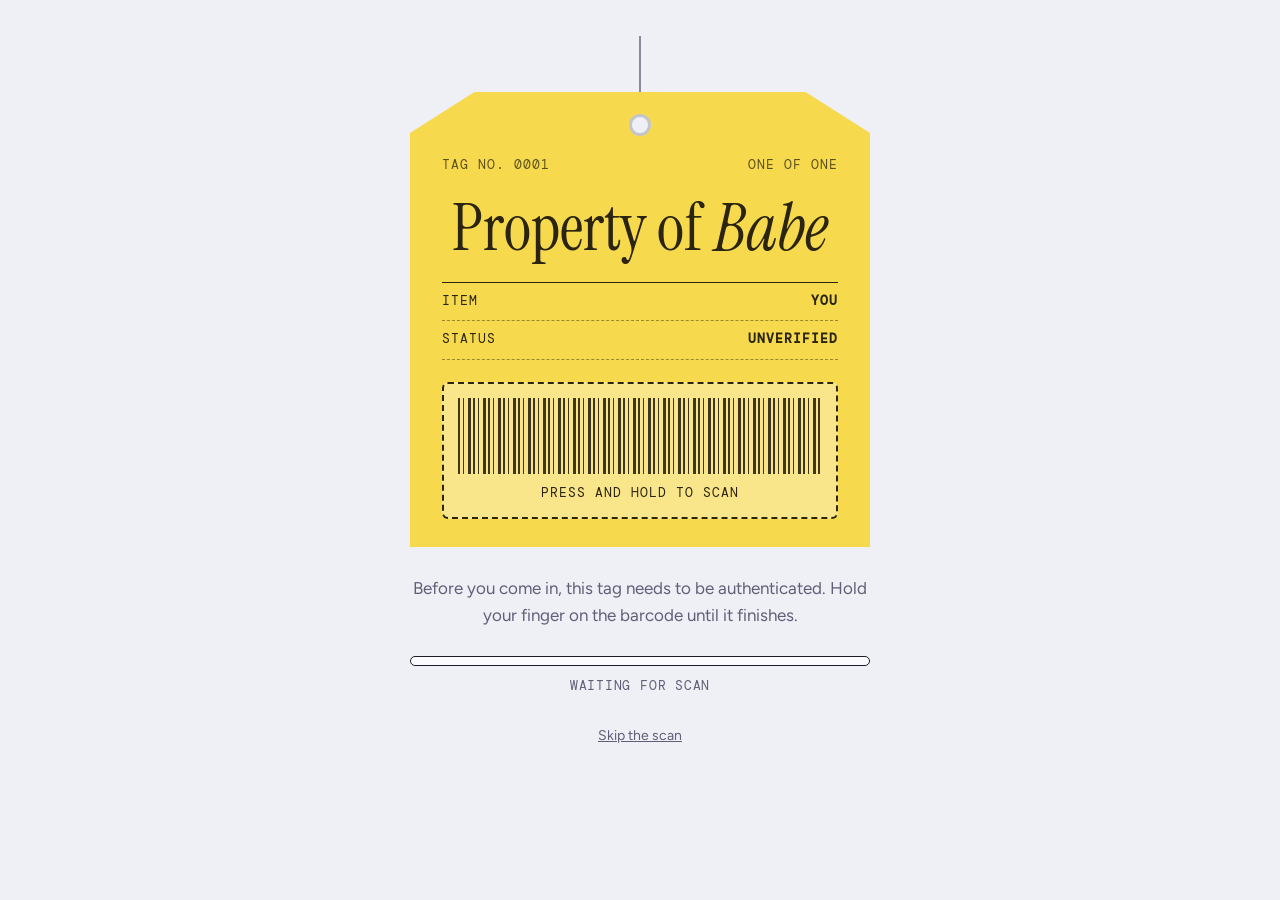
<file: index.html>
<!doctype html>
<html lang="en">
<head>
<meta charset="utf-8">
<meta name="viewport" content="width=device-width, initial-scale=1, viewport-fit=cover">
<title>Certified Original</title>
<meta name="description" content="Scan the tag to authenticate your birthday gift.">
<link rel="preconnect" href="https://fonts.googleapis.com">
<link rel="preconnect" href="https://fonts.gstatic.com" crossorigin>
<link rel="stylesheet" href="https://fonts.googleapis.com/css2?family=Instrument+Serif:ital@0;1&family=Figtree:wght@400;500;700&family=DM+Mono:wght@400;500&display=swap">
<link rel="stylesheet" href="css/style.css">
<link rel="stylesheet" href="css/scan.css">
</head>
<body class="welcome">
<main class="stage">
  <section class="scan-hero" aria-labelledby="t">
    <div class="string" aria-hidden="true"></div>
    <div class="tag">
      <div class="top mono"><span>Tag no. 0001</span><span>One of one</span></div>
      <h1 id="t">Property of <em class="name">Babe</em></h1>
      <dl class="specs mono">
        <div><dt>Item</dt><dd>You</dd></div>
        <div><dt>Status</dt><dd>Unverified</dd></div>
      </dl>

      <button class="scanner" id="scanner" type="button" aria-label="Hold to scan the tag and authenticate">
        <div class="barcode" aria-hidden="true"></div>
        <span class="cap mono">Press and hold to scan</span>
      </button>

      <div class="stamp-big" id="stamp" aria-hidden="true">AUTHENTIC</div>
    </div>
  </section>

  <p class="lead" id="lead">Before you come in, this tag needs to be authenticated. Hold your finger on the barcode until it finishes.</p>

  <div class="meter">
    <div class="track" aria-hidden="true"><div class="fill" id="fill"></div></div>
    <p class="status" id="status" role="status" aria-live="polite">Waiting for scan</p>
  </div>

  <div class="found" id="found" hidden>
    <h2>Verified, <span class="name">Babe</span>.</h2>
    <p>Mint condition and one of a kind, just like I said. Come on in.</p>
    <a class="cta" href="home.html">Enter</a>
  </div>

  <a class="skip" href="home.html">Skip the scan</a>
</main>

<script src="js/config.js"></script>
<script src="js/player.js"></script>
<script src="js/main.js"></script>
<script src="js/scan.js"></script>
</body>
</html>
</file>
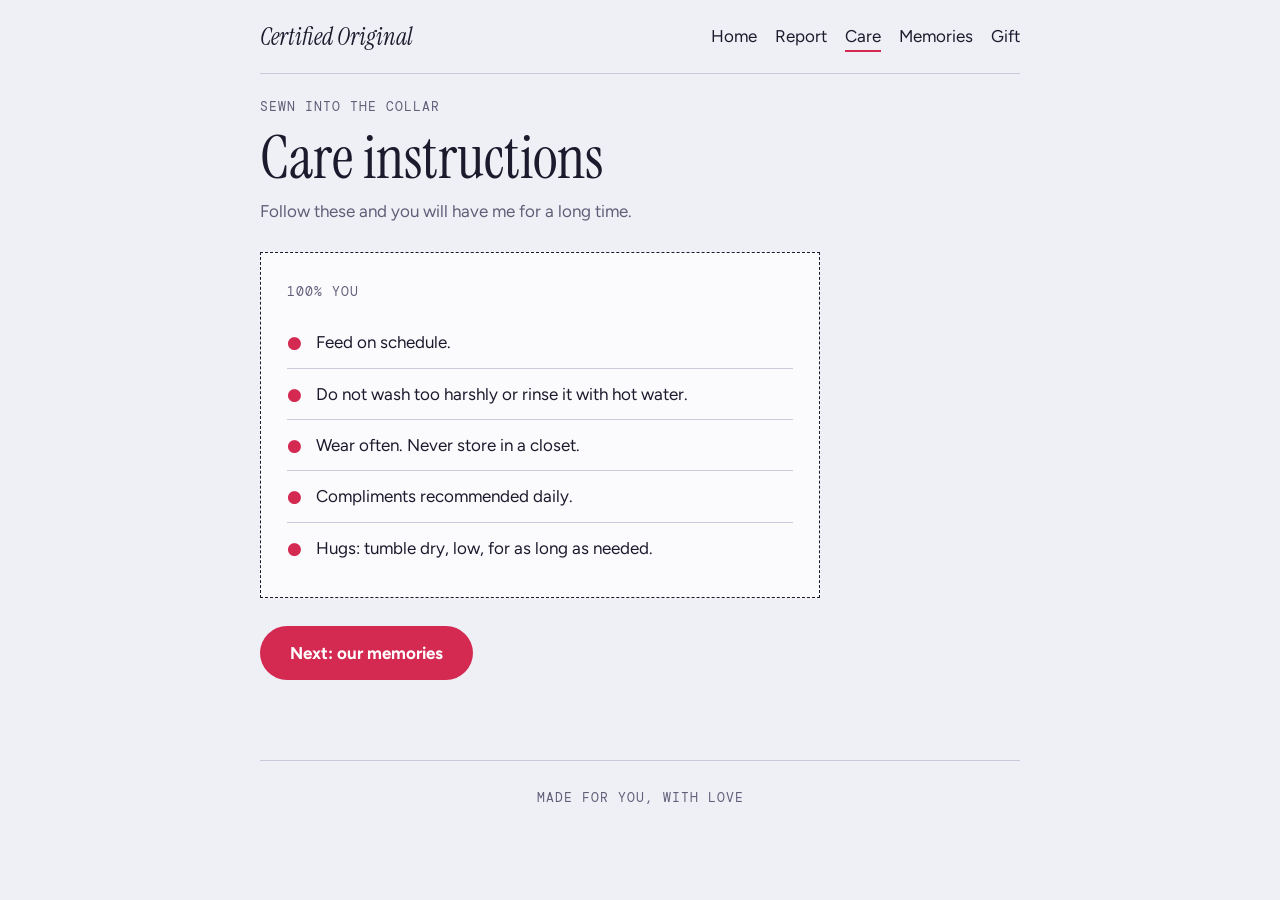
<file: care.html>
<!doctype html>
<html lang="en">
<head>
<meta charset="utf-8">
<meta name="viewport" content="width=device-width, initial-scale=1, viewport-fit=cover">
<title>Care Instructions</title>
<link rel="preconnect" href="https://fonts.googleapis.com">
<link rel="preconnect" href="https://fonts.gstatic.com" crossorigin>
<link rel="stylesheet" href="https://fonts.googleapis.com/css2?family=Instrument+Serif:ital@0;1&family=Figtree:wght@400;500;700&family=DM+Mono:wght@400;500&display=swap">
<link rel="stylesheet" href="css/style.css">
</head>
<body>
<nav class="nav" aria-label="Main">
  <a class="brand" href="home.html">Certified Original</a>
  <ul>
    <li><a class="link" href="home.html">Home</a></li>
    <li><a class="link" href="report.html">Report</a></li>
    <li><a class="link" href="care.html" aria-current="page">Care</a></li>
    <li><a class="link" href="memories.html">Memories</a></li>
    <li><a class="link" href="gift.html">Gift</a></li>
  </ul>
</nav>

<main class="wrap">
  <section aria-labelledby="h">
    <div class="head">
      <span class="mono eyebrow">Sewn into the collar</span>
      <h1 id="h">Care instructions</h1>
      <p>Follow these and you will have me for a long time.</p>
    </div>
    <div class="label">
      <span class="mono eyebrow">100% you</span>
      <ul>
        <li><span aria-hidden="true">&#9679;</span><span>Feed on schedule.</span></li>
        <li><span aria-hidden="true">&#9679;</span><span>Do not wash too harshly or rinse it with hot water.</span></li>
        <li><span aria-hidden="true">&#9679;</span><span>Wear often. Never store in a closet.</span></li>
        <li><span aria-hidden="true">&#9679;</span><span>Compliments recommended daily.</span></li>
        <li><span aria-hidden="true">&#9679;</span><span>Hugs: tumble dry, low, for as long as needed.</span></li>
      </ul>
    </div>
    <a class="cta" href="memories.html">Next: our memories</a>
  </section>
</main>

<footer class="foot mono">Made for you, with love</footer>

<script src="js/config.js"></script>
<script src="js/player.js"></script>
<script src="js/main.js"></script>
</body>
</html>
</file>
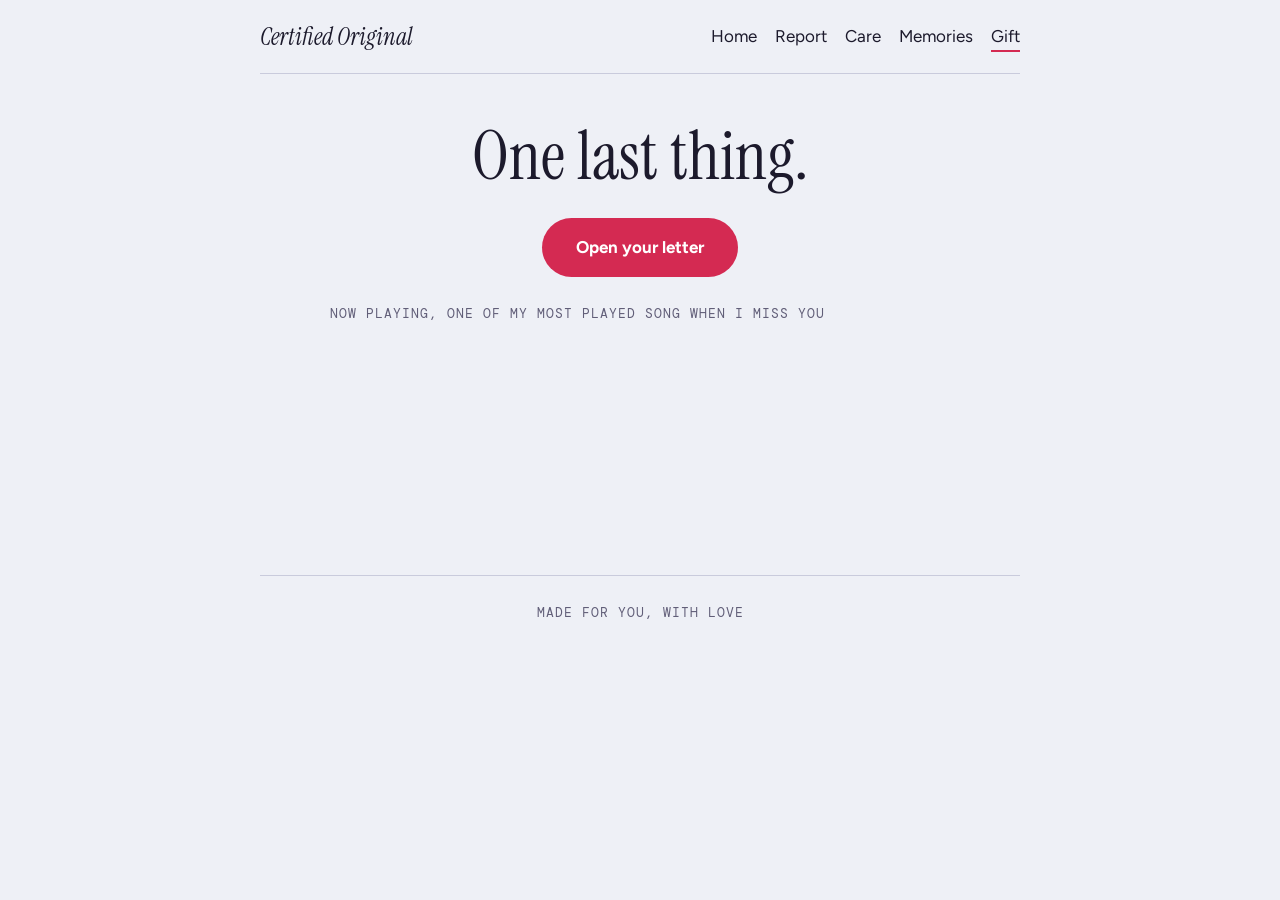
<file: gift.html>
<!doctype html>
<html lang="en">
<head>
<meta charset="utf-8">
<meta name="viewport" content="width=device-width, initial-scale=1, viewport-fit=cover">
<title>Your Gift</title>
<link rel="preconnect" href="https://fonts.googleapis.com">
<link rel="preconnect" href="https://fonts.gstatic.com" crossorigin>
<link rel="stylesheet" href="https://fonts.googleapis.com/css2?family=Instrument+Serif:ital@0;1&family=Figtree:wght@400;500;700&family=DM+Mono:wght@400;500&display=swap">
<link rel="stylesheet" href="css/style.css">
</head>
<body>
<nav class="nav" aria-label="Main">
  <a class="brand" href="home.html">Certified Original</a>
  <ul>
    <li><a class="link" href="home.html">Home</a></li>
    <li><a class="link" href="report.html">Report</a></li>
    <li><a class="link" href="care.html">Care</a></li>
    <li><a class="link" href="memories.html">Memories</a></li>
    <li><a class="link" href="gift.html" aria-current="page">Gift</a></li>
  </ul>
</nav>

<main class="wrap">
  <section class="gift" aria-labelledby="h">
    <h1 id="h">One last thing.</h1>

    <form class="gate" id="gate" hidden>
      <label for="gateA" id="gateQ"></label>
      <input id="gateA" type="text" autocomplete="off">
      <button class="open" type="submit">Unlock</button>
      <p class="msg" id="gateMsg" role="status"></p>
    </form>

    <button class="open" id="openBtn" type="button" aria-expanded="false" aria-controls="letter">Open your letter</button>

    <div class="song" id="song" hidden>
      <span class="mono eyebrow">Now playing, one of my most played song when I miss you</span>
      <div id="songFrame"></div>
    </div>

    <!-- Edit the letter text below. -->
    <div class="letter" id="letter" hidden>
      <h2>Dear <span class="name">Babe</span>,</h2>
      <p>Хонгор чамдаа 20 насны төрсөн өдрийн мэндийг хүргэе ээ,</p>
      <p>Төдийгөөс өдий хүртэл намайг хайрлаж ирсэнд баярлалаа.</p>
      <p>Том бүсгүй минь тэгээд цаашдаа сайн сайхан амьдрахын төлөө... Хайртай шүү чамдаа</p>
      <p>Монгол хүмүүс байнадаа гээд кириллээрээ бичлээ кк</p>
      <div class="sign from">Dnzn</div>
    </div>
  </section>
</main>

<footer class="foot mono">Made for you, with love</footer>

<canvas id="confetti" aria-hidden="true"></canvas>
<script src="js/config.js"></script>
<script src="js/player.js"></script>
<script src="js/main.js"></script>
</body>
</html>
</file>
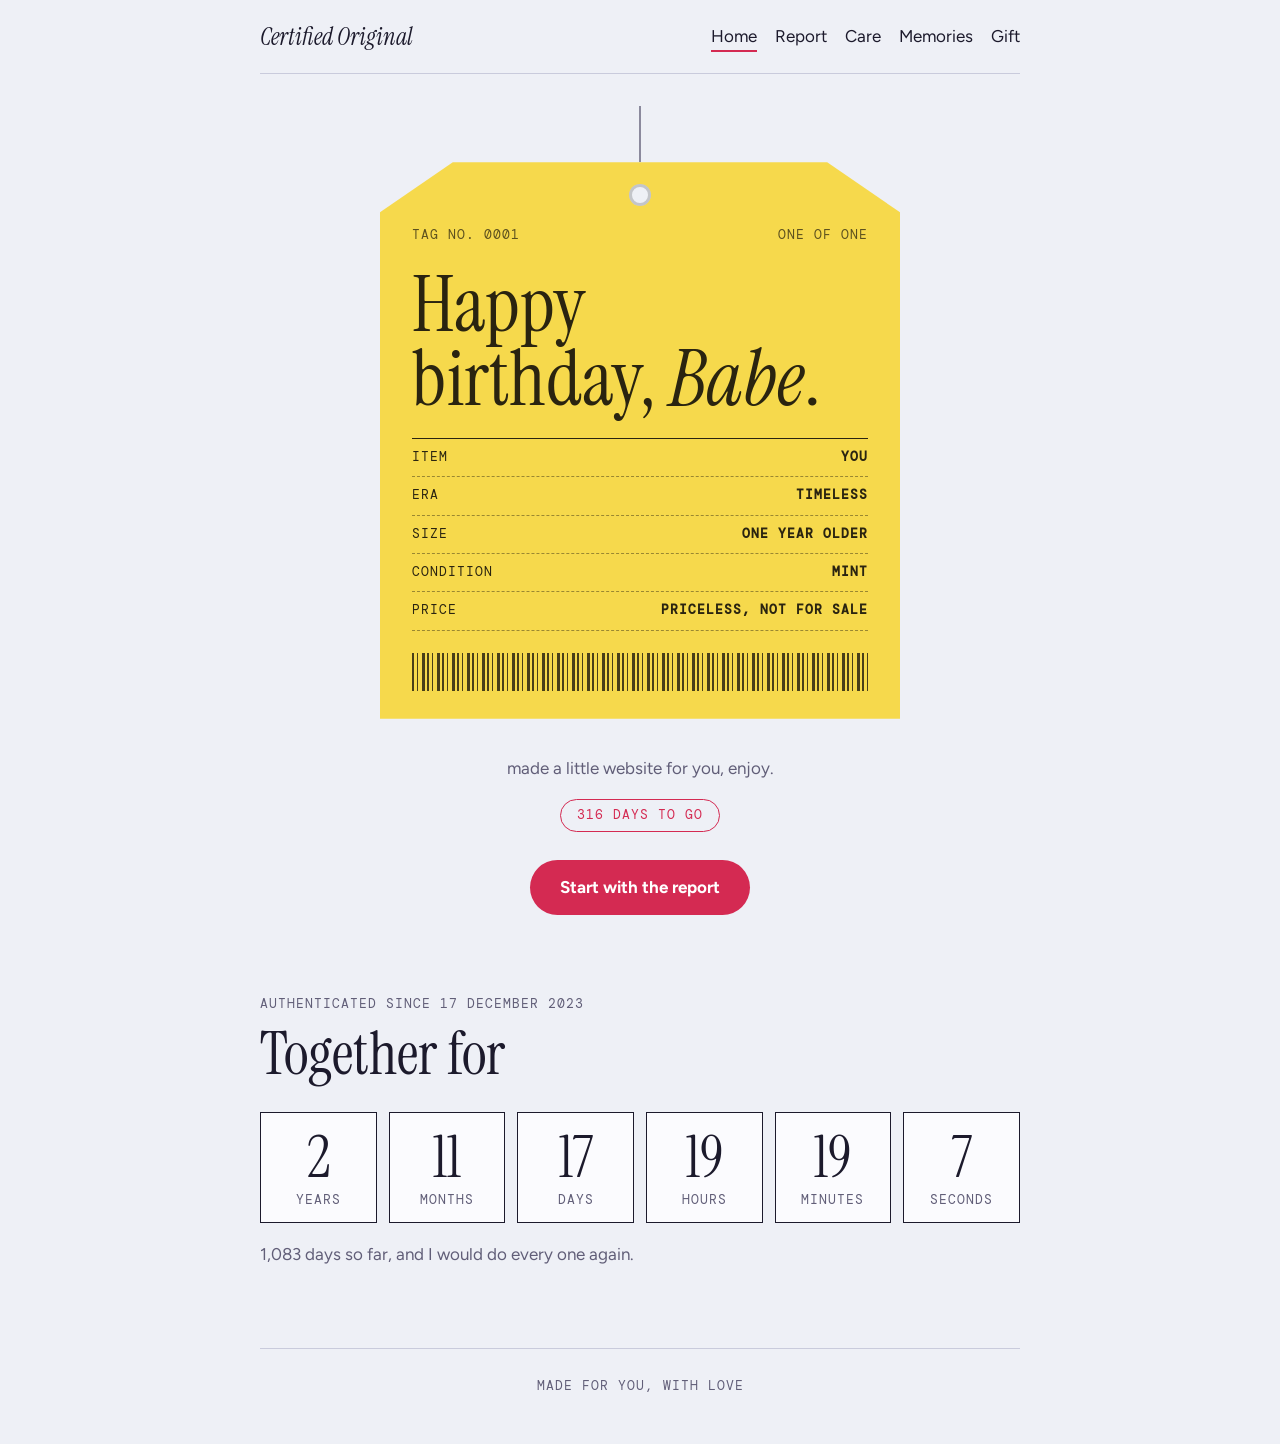
<file: home.html>
<!doctype html>
<html lang="en">
<head>
<meta charset="utf-8">
<meta name="viewport" content="width=device-width, initial-scale=1, viewport-fit=cover">
<title>Certified Original</title>
<meta name="description" content="A birthday site, made with love.">
<link rel="preconnect" href="https://fonts.googleapis.com">
<link rel="preconnect" href="https://fonts.gstatic.com" crossorigin>
<link rel="stylesheet" href="https://fonts.googleapis.com/css2?family=Instrument+Serif:ital@0;1&family=Figtree:wght@400;500;700&family=DM+Mono:wght@400;500&display=swap">
<link rel="stylesheet" href="css/style.css">
</head>
<body>
<nav class="nav" aria-label="Main">
  <a class="brand" href="home.html">Certified Original</a>
  <ul>
    <li><a class="link" href="home.html" aria-current="page">Home</a></li>
    <li><a class="link" href="report.html">Report</a></li>
    <li><a class="link" href="care.html">Care</a></li>
    <li><a class="link" href="memories.html">Memories</a></li>
    <li><a class="link" href="gift.html">Gift</a></li>
  </ul>
</nav>

<main class="wrap">
  <section class="hero" aria-labelledby="t">
    <div class="string" aria-hidden="true"></div>
    <div class="tag">
      <div class="top mono"><span>Tag no. 0001</span><span>One of one</span></div>
      <h1 id="t">Happy birthday, <em class="name">Babe</em>.</h1>
      <dl class="specs mono">
        <div><dt>Item</dt><dd>You</dd></div>
        <div><dt>Era</dt><dd>Timeless</dd></div>
        <div><dt>Size</dt><dd>One year older</dd></div>
        <div><dt>Condition</dt><dd>Mint</dd></div>
        <div><dt>Price</dt><dd>Priceless, not for sale</dd></div>
      </dl>
      <div class="barcode" aria-hidden="true"></div>
    </div>
    <p class="hero-note">made a little website for you, enjoy.</p>
    <span class="countdown mono" id="countdown" hidden></span>
    <a class="cta" href="report.html">Start with the report</a>
  </section>

  <section class="together" id="together" aria-labelledby="tg" hidden>
    <div class="head">
      <span class="mono eyebrow" id="sinceLabel">Authenticated since</span>
      <h2 id="tg">Together for</h2>
    </div>
    <div class="clock" role="timer" aria-live="off">
      <div class="unit"><span class="num" data-u="y">0</span><span class="mono lab">Years</span></div>
      <div class="unit"><span class="num" data-u="mo">0</span><span class="mono lab">Months</span></div>
      <div class="unit"><span class="num" data-u="d">0</span><span class="mono lab">Days</span></div>
      <div class="unit"><span class="num" data-u="h">0</span><span class="mono lab">Hours</span></div>
      <div class="unit"><span class="num" data-u="mi">0</span><span class="mono lab">Minutes</span></div>
      <div class="unit"><span class="num" data-u="s">0</span><span class="mono lab">Seconds</span></div>
    </div>
    <p class="clock-note" id="clockNote"></p>
  </section>
</main>

<footer class="foot mono">Made for you, with love</footer>

<script src="js/config.js"></script>
<script src="js/player.js"></script>
<script src="js/main.js"></script>
</body>
</html>
</file>
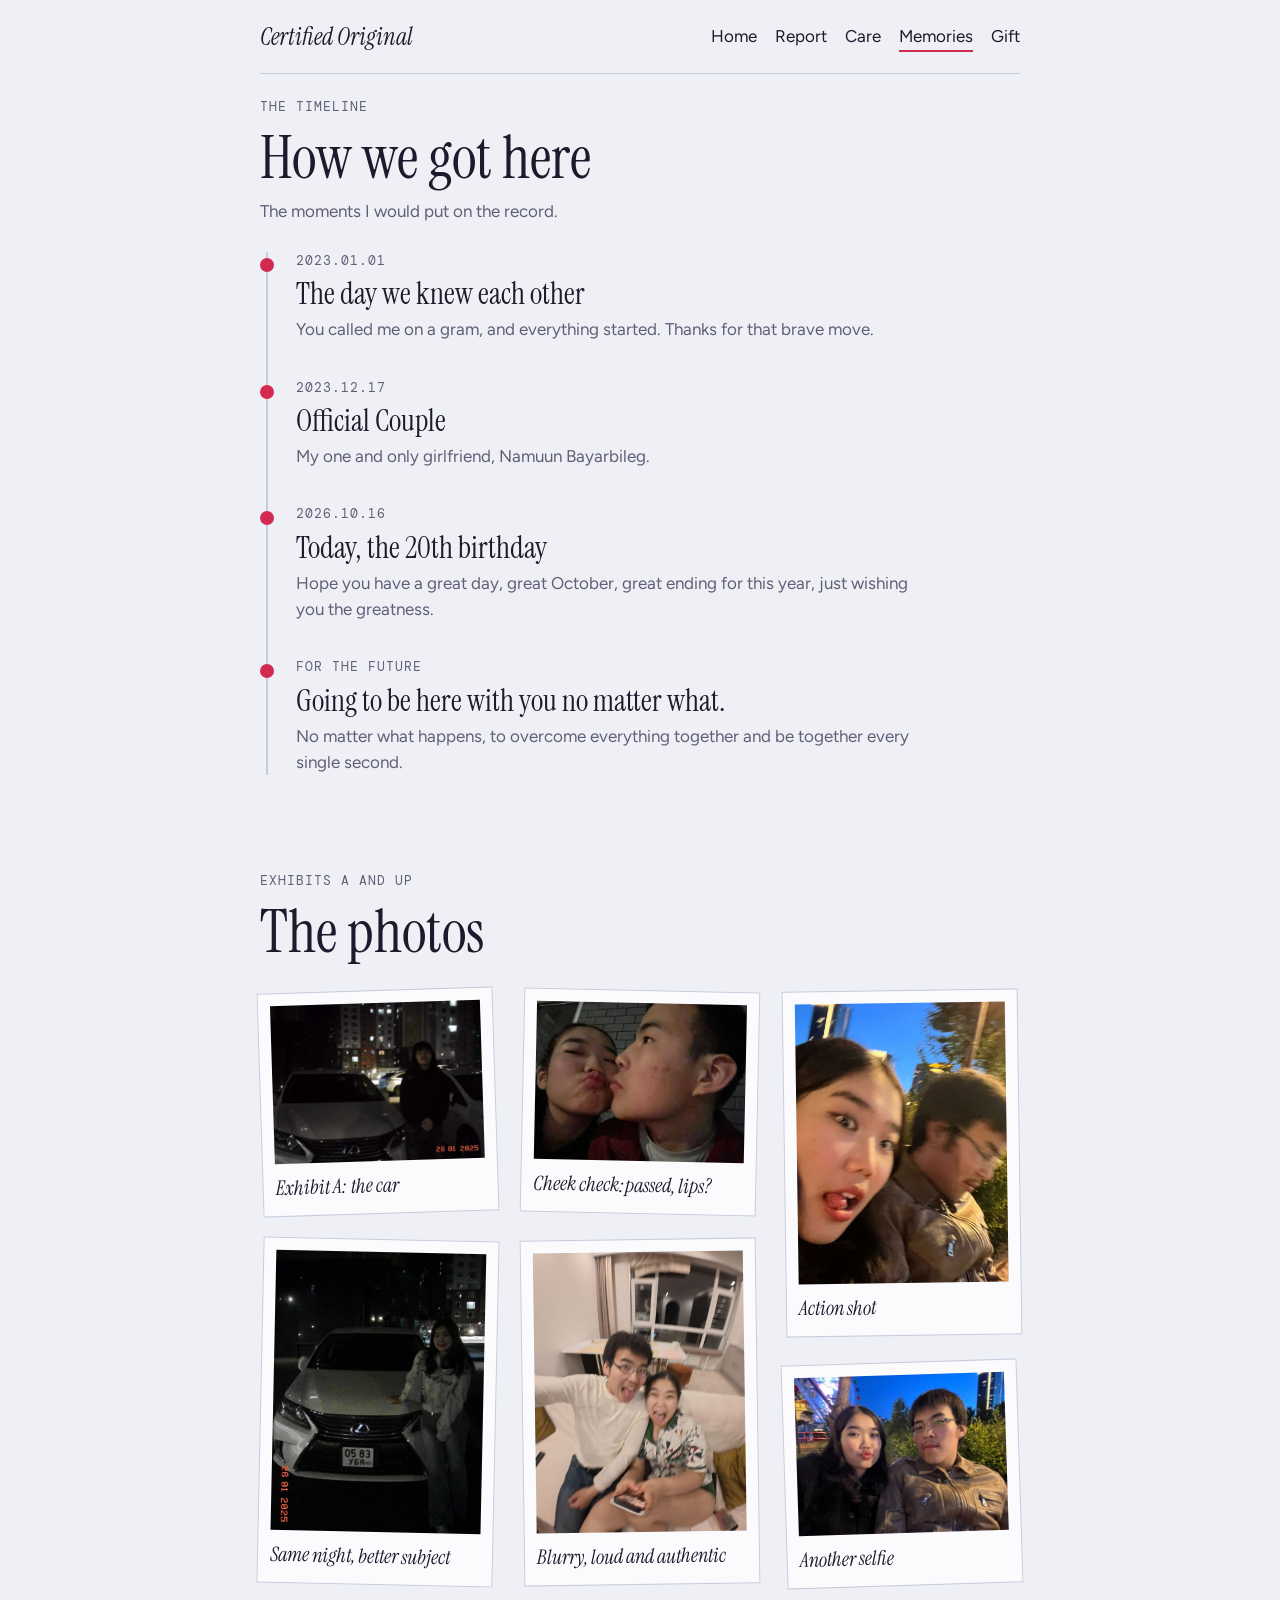
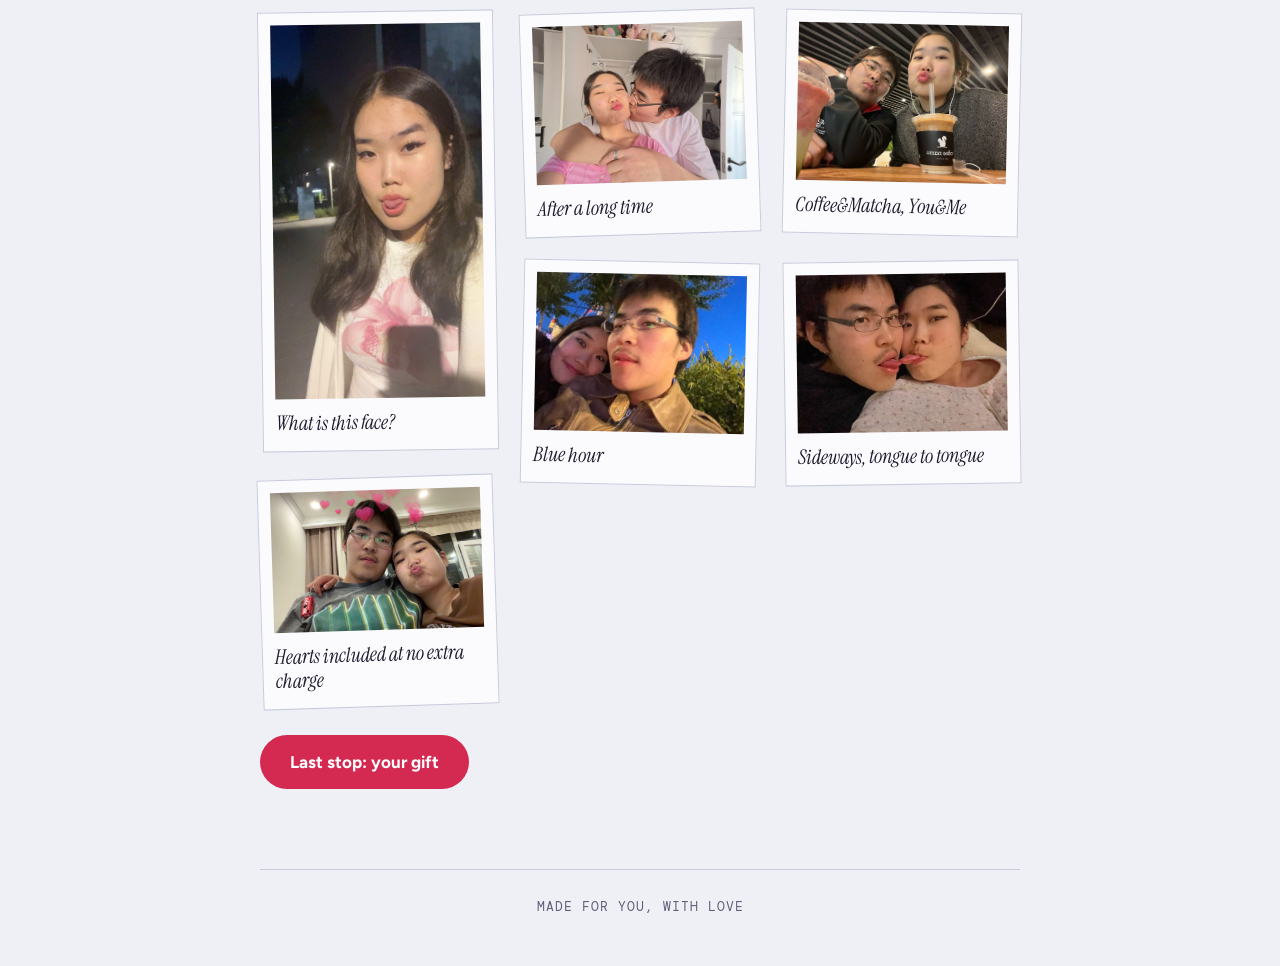
<file: memories.html>
<!doctype html>
<html lang="en">
<head>
<meta charset="utf-8">
<meta name="viewport" content="width=device-width, initial-scale=1, viewport-fit=cover">
<title>The Evidence</title>
<link rel="preconnect" href="https://fonts.googleapis.com">
<link rel="preconnect" href="https://fonts.gstatic.com" crossorigin>
<link rel="stylesheet" href="https://fonts.googleapis.com/css2?family=Instrument+Serif:ital@0;1&family=Figtree:wght@400;500;700&family=DM+Mono:wght@400;500&display=swap">
<link rel="stylesheet" href="css/style.css">
</head>
<body>
<nav class="nav" aria-label="Main">
  <a class="brand" href="home.html">Certified Original</a>
  <ul>
    <li><a class="link" href="home.html">Home</a></li>
    <li><a class="link" href="report.html">Report</a></li>
    <li><a class="link" href="care.html">Care</a></li>
    <li><a class="link" href="memories.html" aria-current="page">Memories</a></li>
    <li><a class="link" href="gift.html">Gift</a></li>
  </ul>
</nav>

<main class="wrap">
  <section aria-labelledby="tl">
    <div class="head">
      <span class="mono eyebrow">The timeline</span>
      <h1 id="tl">How we got here</h1>
      <p>The moments I would put on the record.</p>
    </div>
    <!-- Edit these entries: date, title and a sentence or two. -->
    <ol class="timeline">
      <li>
        <span class="mono eyebrow">2023.01.01</span>
        <h3>The day we knew each other</h3>
        <p>You called me on a gram, and everything started. Thanks for that brave move.</p>
      </li>
      <li>
        <span class="mono eyebrow">2023.12.17</span>
        <h3>Official Couple</h3>
        <p>My one and only girlfriend, Namuun Bayarbileg.</p>
      </li>
      <li>
        <span class="mono eyebrow">2026.10.16</span>
        <h3>Today, the 20th birthday</h3>
        <p>Hope you have a great day, great October, great ending for this year, just wishing you the greatness.</p>
      </li>
      <li>
        <span class="mono eyebrow">For the Future</span>
        <h3>Going to be here with you no matter what.</h3>
        <p>No matter what happens, to overcome everything together and be together every single second.</p>
      </li>
    </ol>
  </section>

  <section aria-labelledby="ph">
    <div class="head">
      <span class="mono eyebrow">Exhibits A and up</span>
      <h2 id="ph">The photos</h2>
    </div>
    <div class="shots" id="shots"></div>
    <a class="cta" href="gift.html">Last stop: your gift</a>
  </section>
</main>

<footer class="foot mono">Made for you, with love</footer>

<script src="js/config.js"></script>
<script src="js/player.js"></script>
<script src="js/main.js"></script>
</body>
</html>
</file>
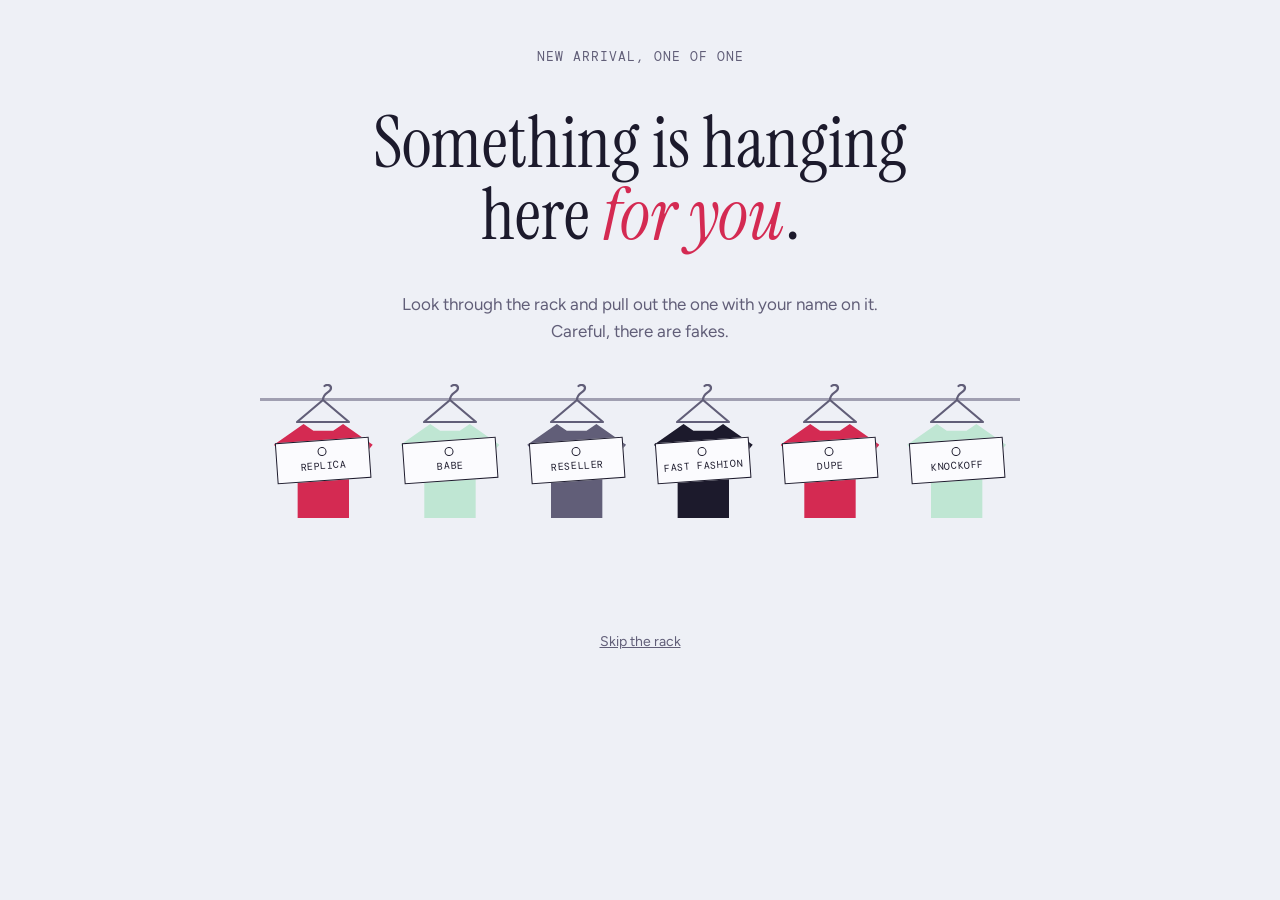
<file: rack.html>
<!doctype html>
<html lang="en">
<head>
<meta charset="utf-8">
<meta name="viewport" content="width=device-width, initial-scale=1, viewport-fit=cover">
<title>Certified Original</title>
<meta name="description" content="Something is hanging on the rack for you.">
<link rel="preconnect" href="https://fonts.googleapis.com">
<link rel="preconnect" href="https://fonts.gstatic.com" crossorigin>
<link rel="stylesheet" href="https://fonts.googleapis.com/css2?family=Instrument+Serif:ital@0;1&family=Figtree:wght@400;500;700&family=DM+Mono:wght@400;500&display=swap">
<link rel="stylesheet" href="css/style.css">
<link rel="stylesheet" href="css/welcome.css">
</head>
<body class="welcome">
<main class="stage">
  <span class="mono eyebrow">New arrival, one of one</span>
  <h1>Something is hanging here <em>for you</em>.</h1>
  <p class="lead" id="lead">Look through the rack and pull out the one with your name on it. Careful, there are fakes.</p>

  <div class="rack" id="rack"></div>
  <p class="status" id="status" role="status" aria-live="polite"></p>

  <div class="found" id="found" hidden>
    <h2>Found it, <span class="name">Babe</span>.</h2>
    <p>Mint condition and one of a kind, just like I said. Come on in.</p>
    <a class="cta" href="home.html">Enter</a>
  </div>

  <a class="skip" href="home.html">Skip the rack</a>
</main>

<script src="js/config.js"></script>
<script src="js/player.js"></script>
<script src="js/main.js"></script>
<script src="js/welcome.js"></script>
</body>
</html>
</file>
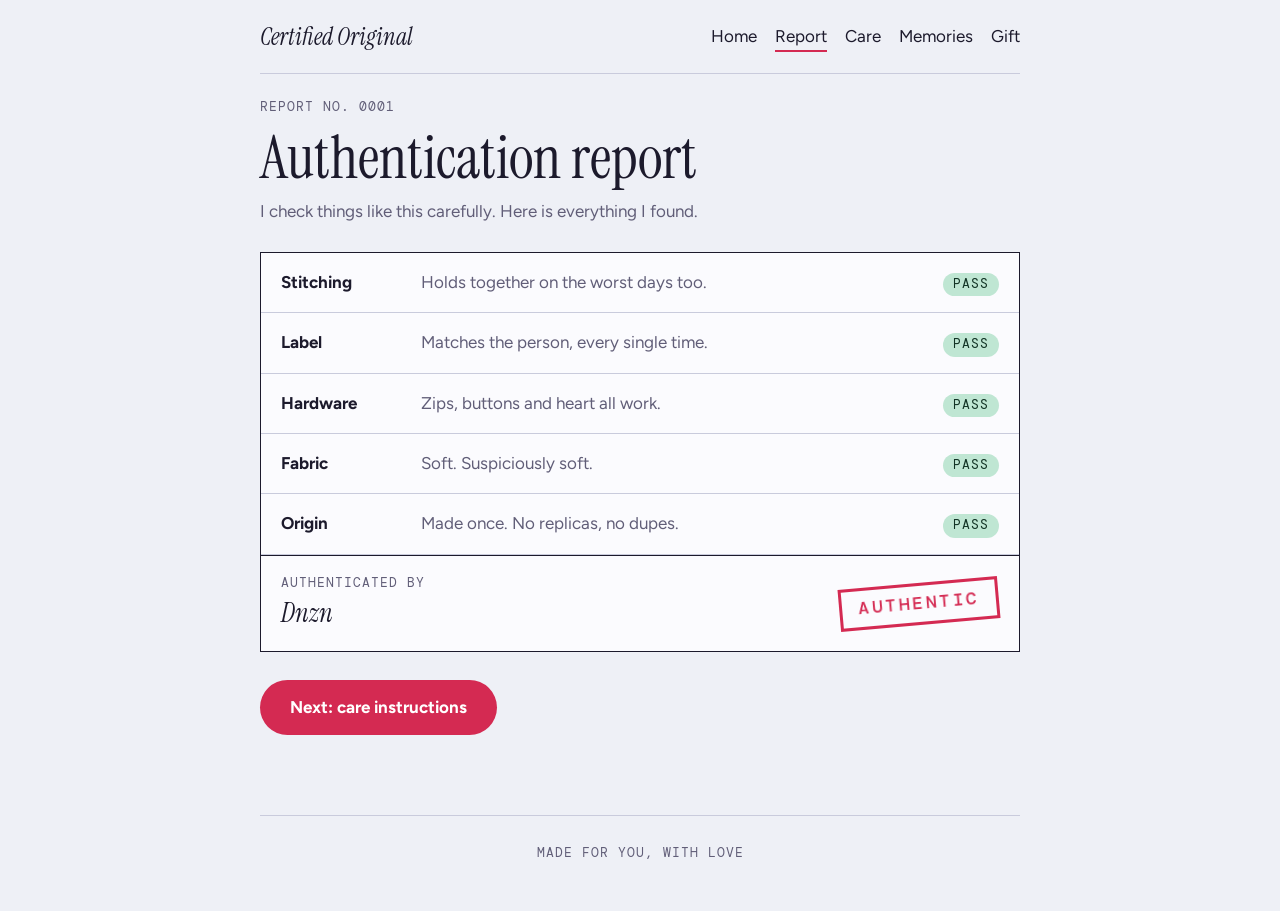
<file: report.html>
<!doctype html>
<html lang="en">
<head>
<meta charset="utf-8">
<meta name="viewport" content="width=device-width, initial-scale=1, viewport-fit=cover">
<title>Authentication Report</title>
<link rel="preconnect" href="https://fonts.googleapis.com">
<link rel="preconnect" href="https://fonts.gstatic.com" crossorigin>
<link rel="stylesheet" href="https://fonts.googleapis.com/css2?family=Instrument+Serif:ital@0;1&family=Figtree:wght@400;500;700&family=DM+Mono:wght@400;500&display=swap">
<link rel="stylesheet" href="css/style.css">
</head>
<body>
<nav class="nav" aria-label="Main">
  <a class="brand" href="home.html">Certified Original</a>
  <ul>
    <li><a class="link" href="home.html">Home</a></li>
    <li><a class="link" href="report.html" aria-current="page">Report</a></li>
    <li><a class="link" href="care.html">Care</a></li>
    <li><a class="link" href="memories.html">Memories</a></li>
    <li><a class="link" href="gift.html">Gift</a></li>
  </ul>
</nav>

<main class="wrap">
  <section aria-labelledby="h">
    <div class="head">
      <span class="mono eyebrow">Report no. 0001</span>
      <h1 id="h">Authentication report</h1>
      <p>I check things like this carefully. Here is everything I found.</p>
    </div>
    <div class="report">
      <div class="row"><span class="what">Stitching</span><span class="note">Holds together on the worst days too.</span><span class="pass mono">Pass</span></div>
      <div class="row"><span class="what">Label</span><span class="note">Matches the person, every single time.</span><span class="pass mono">Pass</span></div>
      <div class="row"><span class="what">Hardware</span><span class="note">Zips, buttons and heart all work.</span><span class="pass mono">Pass</span></div>
      <div class="row"><span class="what">Fabric</span><span class="note">Soft. Suspiciously soft.</span><span class="pass mono">Pass</span></div>
      <div class="row"><span class="what">Origin</span><span class="note">Made once. No replicas, no dupes.</span><span class="pass mono">Pass</span></div>
      <div class="verdict">
        <div>
          <div class="mono eyebrow">Authenticated by</div>
          <div class="sig from">Dnzn</div>
        </div>
        <div class="stamp">AUTHENTIC</div>
      </div>
    </div>
    <a class="cta" href="care.html">Next: care instructions</a>
  </section>
</main>

<footer class="foot mono">Made for you, with love</footer>

<script src="js/config.js"></script>
<script src="js/player.js"></script>
<script src="js/main.js"></script>
</body>
</html>
</file>
<file: css/style.css>
/* Layout: sticky top nav, one tag-style hero on the home page, then simple stacked sections per page. */
:root {
  --bg: #eef0f6;
  --paper: #fbfbfe;
  --fg: #1c1a2c;
  --muted: #615e78;
  --line: #c9cbdc;
  --accent: #d42a52;
  --accent-ink: #ffffff;
  --tag: #f6d94c;
  --tag-ink: #2a2410;
  --mint: #bfe6d3;
  --mint-ink: #123325;
  --font-display: "Instrument Serif", "Iowan Old Style", Georgia, serif;
  --font-body: "Figtree", system-ui, -apple-system, "Segoe UI", sans-serif;
  --font-mono: "DM Mono", ui-monospace, "SFMono-Regular", Menlo, monospace;
  color-scheme: light;
}
@media (prefers-color-scheme: dark) {
  :root {
    --bg: #15131d;
    --paper: #1f1c2b;
    --fg: #f1eef7;
    --muted: #a9a5bf;
    --line: #3a3650;
    --accent: #ff6584;
    --accent-ink: #1a0b10;
    --tag: #f0d24a;
    --tag-ink: #2a2410;
    --mint: #2d5a47;
    --mint-ink: #dff5ea;
    color-scheme: dark;
  }
}

* { box-sizing: border-box; }
[hidden] { display: none !important; }
html { scroll-behavior: smooth; }
body {
  margin: 0;
  background: var(--bg);
  color: var(--fg);
  font-family: var(--font-body);
  font-size: 17px;
  line-height: 1.55;
  padding-left: max(16px, env(safe-area-inset-left, 0px));
  padding-right: max(16px, env(safe-area-inset-right, 0px));
}
.side-celebration { position: fixed; inset: 0; z-index: 0; pointer-events: none; overflow: hidden; }
.side-celebration > * { position: absolute; }
.balloon {
  width: 64px; height: 78px; border-radius: 50% 50% 46% 46%;
  background: var(--balloon-color, var(--accent)); opacity: 0.72;
  box-shadow: inset -10px -12px 0 rgba(0, 0, 0, 0.08), inset 12px 10px 0 rgba(255, 255, 255, 0.22);
  bottom: -155px; animation: balloon-rise var(--float-time, 14s) linear infinite;
}
.balloon::before { content: ""; position: absolute; left: 50%; bottom: -7px; width: 13px; height: 12px; background: inherit; clip-path: polygon(0 0, 100% 0, 50% 100%); transform: translateX(-50%); }
.balloon::after { content: ""; position: absolute; top: calc(100% + 4px); left: 50%; width: 1px; height: var(--string-size, 105px); background: var(--muted); opacity: 0.65; transform-origin: top; transform: rotate(5deg); }
.balloon.one { --balloon-color: var(--accent); --float-time: 15s; --string-size: 96px; left: 4vw; animation-delay: -2s; }
.balloon.two { --balloon-color: var(--tag); --float-time: 17s; --string-size: 124px; right: 5vw; animation-delay: -9s; }
.balloon.three { --balloon-color: var(--mint); --float-time: 16s; --string-size: 92px; left: 7vw; animation-delay: -12s; }
.floating-heart { bottom: -70px; color: var(--accent); font-size: 34px; line-height: 1; opacity: 0.66; text-shadow: 0 5px 12px rgba(212, 42, 82, 0.15); animation: heart-rise var(--heart-time, 12s) linear infinite; }
.floating-heart.left { left: 10vw; --heart-time: 13s; animation-delay: -5s; }
.floating-heart.right { right: 10vw; --heart-time: 15s; animation-delay: -10s; }
@keyframes balloon-rise { 0% { transform: translate3d(0, 0, 0) rotate(-5deg); } 50% { transform: translate3d(18px, -55vh, 0) rotate(5deg); } 100% { transform: translate3d(-8px, calc(-100vh - 180px), 0) rotate(-3deg); } }
@keyframes heart-rise { 0% { transform: translate3d(0, 0, 0) rotate(-8deg) scale(0.9); } 50% { transform: translate3d(-13px, -55vh, 0) rotate(8deg) scale(1.06); } 100% { transform: translate3d(7px, calc(-100vh - 100px), 0) rotate(-5deg) scale(0.92); } }
h1, h2, h3, p, ul { margin: 0; }
h1, h2 { font-family: var(--font-display); font-weight: 400; text-wrap: balance; }
a { color: inherit; }
img { max-width: 100%; display: block; }
:focus-visible { outline: 3px solid var(--accent); outline-offset: 3px; }
.mono { font-family: var(--font-mono); font-size: 12.5px; letter-spacing: 0.08em; text-transform: uppercase; }
.eyebrow { color: var(--muted); }
.wrap { max-width: 760px; margin: 0 auto; padding-block: 24px 80px; display: grid; gap: 80px; }

/* ---------- Nav ---------- */
.nav {
  max-width: 760px; margin: 0 auto; padding-block: 18px;
  display: flex; flex-wrap: wrap; gap: 10px 24px; align-items: center; justify-content: space-between;
  border-bottom: 1px solid var(--line);
}
.nav .brand { text-decoration: none; font-family: var(--font-display); font-style: italic; font-size: 24px; }
.nav ul { list-style: none; padding: 0; display: flex; flex-wrap: wrap; gap: 6px 18px; }
.nav a.link { text-decoration: none; padding: 4px 0; border-bottom: 2px solid transparent; }
.nav a.link:hover { border-color: var(--line); }
.nav a.link[aria-current="page"] { border-color: var(--accent); }

/* ---------- Hang tag ---------- */
.hero { display: grid; justify-items: center; padding-top: 8px; }
.string { width: 2px; height: 56px; background: var(--muted); opacity: 0.7; }
.tag {
  position: relative; width: min(100%, 520px);
  background: var(--tag); color: var(--tag-ink);
  padding: 64px 32px 28px;
  clip-path: polygon(14% 0, 86% 0, 100% 9%, 100% 100%, 0 100%, 0 9%);
  display: grid; gap: 22px;
}
.tag::before {
  content: ""; position: absolute; top: 22px; left: 50%;
  width: 22px; height: 22px; margin-left: -11px; border-radius: 50%;
  background: var(--bg); box-shadow: inset 0 0 0 3px rgba(0,0,0,0.18);
}
.tag .top { display: flex; justify-content: space-between; gap: 12px; flex-wrap: wrap; opacity: 0.75; }
.tag h1 { font-size: clamp(46px, 11vw, 78px); line-height: 0.95; }
.tag h1 em { font-style: italic; }
.specs { display: grid; margin: 0; border-top: 1.5px solid currentColor; }
.specs div { display: flex; justify-content: space-between; gap: 16px; padding: 9px 0; border-bottom: 1px dashed rgba(42,36,16,0.45); }
.specs dt, .specs dd { margin: 0; }
.specs dd { font-weight: 700; text-align: right; }
.barcode {
  height: 38px; opacity: 0.85;
  background: repeating-linear-gradient(90deg, var(--tag-ink) 0 2px, transparent 2px 5px, var(--tag-ink) 5px 6px, transparent 6px 10px, var(--tag-ink) 10px 13px, transparent 13px 15px);
}
.hero-note { margin-top: 36px; max-width: 46ch; text-align: center; color: var(--muted); }
.countdown { margin-top: 18px; display: inline-block; padding: 6px 16px; border: 1.5px solid var(--accent); color: var(--accent); border-radius: 999px; }
.cta { display: inline-block; margin-top: 28px; text-decoration: none; font-weight: 700; background: var(--accent); color: var(--accent-ink); padding: 14px 30px; border-radius: 999px; }
.cta:hover { transform: translateY(-2px); }

/* ---------- Section heads ---------- */
.head { display: grid; gap: 10px; margin-bottom: 28px; }
.head h1, .head h2 { font-size: clamp(38px, 8vw, 60px); line-height: 1; }
.head p { color: var(--muted); max-width: 52ch; }

/* ---------- Report ---------- */
.report { background: var(--paper); border: 1.5px solid var(--fg); }
.row { display: grid; grid-template-columns: 120px 1fr auto; gap: 8px 20px; align-items: baseline; padding: 16px 20px; border-bottom: 1px solid var(--line); }
.row .what { font-weight: 700; }
.row .note { color: var(--muted); min-width: 0; }
.pass { background: var(--mint); color: var(--mint-ink); padding: 2px 10px; border-radius: 999px; }
.verdict { display: flex; flex-wrap: wrap; gap: 14px 24px; align-items: center; justify-content: space-between; padding: 18px 20px; border-top: 1.5px solid var(--fg); }
.verdict .sig { font-family: var(--font-display); font-style: italic; font-size: 26px; }
.stamp { border: 3px solid var(--accent); color: var(--accent); padding: 4px 16px; transform: rotate(-5deg); font-family: var(--font-mono); font-weight: 500; letter-spacing: 0.14em; font-size: 18px; }

/* ---------- Care label ---------- */
.label { background: var(--paper); border: 1.5px dashed var(--fg); padding: 24px 26px; max-width: 560px; }
.label ul { list-style: none; padding: 0; margin-top: 14px; }
.label li { padding: 12px 0; border-bottom: 1px solid var(--line); display: flex; gap: 14px; }
.label li:last-child { border-bottom: 0; }
.label li span:first-child { color: var(--accent); flex: none; }

/* ---------- Timeline ---------- */
.timeline { list-style: none; padding: 0; display: grid; gap: 0; border-left: 2px solid var(--line); margin-left: 6px; }
.timeline li { position: relative; padding: 0 0 36px 28px; display: grid; gap: 6px; }
.timeline li:last-child { padding-bottom: 0; }
.timeline li::before { content: ""; position: absolute; left: -8px; top: 6px; width: 14px; height: 14px; border-radius: 50%; background: var(--accent); }
.timeline h3 { font-family: var(--font-display); font-weight: 400; font-size: 30px; line-height: 1.1; }
.timeline p { color: var(--muted); max-width: 56ch; }

/* ---------- Photos ---------- */
.shots { columns: 3 200px; column-gap: 26px; }
.polaroid { margin: 0 0 26px; break-inside: avoid; background: var(--paper); padding: 12px 12px 16px; border: 1px solid var(--line); display: grid; gap: 12px; align-content: start; }
.polaroid:nth-child(3n+1) { transform: rotate(-1.8deg); }
.polaroid:nth-child(3n+2) { transform: rotate(1.2deg); }
.polaroid:nth-child(3n) { transform: rotate(-0.8deg); }
.polaroid img { width: 100%; height: auto; }
.slot { aspect-ratio: 4 / 5; width: 100%; display: grid; place-items: center; text-align: center; padding: 12px; border: 1.5px dashed var(--muted); color: var(--muted); }
.polaroid figcaption { font-family: var(--font-display); font-style: italic; font-size: 20px; line-height: 1.2; }

/* ---------- Gift ---------- */
.gift { display: grid; justify-items: center; gap: 28px; text-align: center; padding-top: 24px; }
.gift h1 { font-size: clamp(40px, 9vw, 68px); line-height: 1; }
button, input { font: inherit; }
button.open { font-weight: 700; cursor: pointer; background: var(--accent); color: var(--accent-ink); border: 0; padding: 16px 34px; border-radius: 999px; transition: transform 0.15s ease; }
button.open:hover { transform: translateY(-2px); }
.gate { display: grid; gap: 14px; justify-items: center; width: min(100%, 420px); }
.gate label { color: var(--muted); }
.gate input { width: 100%; padding: 13px 16px; border: 1.5px solid var(--fg); background: var(--paper); color: var(--fg); border-radius: 10px; }
.gate .msg { min-height: 1.5em; color: var(--accent); }
.letter { background: var(--paper); border: 1.5px solid var(--fg); padding: 36px clamp(20px, 5vw, 48px); text-align: left; max-width: 620px; width: 100%; display: grid; gap: 16px; }
.letter h2 { font-size: 34px; }
.letter .sign { font-family: var(--font-display); font-style: italic; font-size: 28px; margin-top: 8px; }
canvas#confetti { position: fixed; inset: 0; width: 100%; height: 100%; pointer-events: none; z-index: 10; }

/* ---------- Together counter ---------- */
.clock { display: grid; grid-template-columns: repeat(3, minmax(0, 1fr)); gap: 12px; }
.unit { background: var(--paper); border: 1.5px solid var(--fg); padding: 16px 8px 12px; display: grid; justify-items: center; gap: 4px; }
.unit .num { font-family: var(--font-display); font-size: clamp(38px, 9vw, 58px); line-height: 1; font-variant-numeric: tabular-nums; }
.unit .lab { color: var(--muted); }
.clock-note { margin-top: 18px; color: var(--muted); }
@media (min-width: 700px) { .clock { grid-template-columns: repeat(6, minmax(0, 1fr)); } }

/* ---------- Song card (Gift page) ---------- */
.song { width: min(100%, 620px); display: grid; gap: 12px; text-align: left; }

/* ---------- Music player ---------- */
body.has-player { padding-bottom: 84px; }
.player {
  position: fixed; z-index: 20;
  right: max(16px, env(safe-area-inset-right, 0px));
  bottom: calc(16px + env(safe-area-inset-bottom, 0px));
  max-width: min(320px, calc(100% - 32px));
  display: flex; align-items: center; gap: 12px;
  background: var(--paper); color: var(--fg); border: 1.5px solid var(--fg); border-radius: 999px;
  padding: 7px 20px 7px 7px; box-shadow: 0 8px 22px rgba(0,0,0,0.2);
}
.p-btn { flex: none; width: 42px; height: 42px; border-radius: 50%; border: 0; display: grid; place-items: center; cursor: pointer; background: var(--accent); color: var(--accent-ink); }
.p-meta { display: grid; min-width: 0; }
.p-title { font-weight: 700; font-size: 14px; line-height: 1.2; white-space: nowrap; overflow: hidden; text-overflow: ellipsis; }
.p-sub { color: var(--muted); font-size: 11px; white-space: nowrap; overflow: hidden; text-overflow: ellipsis; }
.player.attn .p-btn { animation: pulse 1.4s ease-in-out infinite; }
@keyframes pulse { 0%, 100% { box-shadow: 0 0 0 0 var(--accent); } 50% { box-shadow: 0 0 0 9px transparent; } }
@media (prefers-reduced-motion: reduce) { .player.attn .p-btn { animation: none; } }

.foot { max-width: 760px; margin: 0 auto; padding-block: 28px 48px; border-top: 1px solid var(--line); text-align: center; color: var(--muted); }

@media (max-width: 640px) {
  .row { grid-template-columns: 1fr auto; }
  .row .note { grid-column: 1 / -1; order: 3; }
  .wrap { gap: 64px; }
}
@media (max-width: 1000px) { .side-celebration { display: none; } }
@media (prefers-reduced-motion: reduce) {
  html { scroll-behavior: auto; }
  button.open, .cta { transition: none; }
}
</file>
<file: css/scan.css>
/* Welcome page, scan version: press and hold the barcode on the tag to authenticate. */
body.welcome { min-height: 100vh; }
.stage { max-width: 760px; margin: 0 auto; padding-block: 36px 72px; display: grid; gap: 28px; justify-items: center; text-align: center; }
.stage .lead { color: var(--muted); max-width: 44ch; }

.scan-hero { display: grid; justify-items: center; width: 100%; }
.scan-hero .tag { width: min(100%, 460px); }
.scan-hero .tag h1 { font-size: clamp(40px, 10vw, 66px); }

.scanner {
  position: relative; display: block; width: 100%;
  background: rgba(255,255,255,0.35); border: 2px dashed var(--tag-ink); border-radius: 6px;
  padding: 14px; cursor: pointer; color: inherit;
  user-select: none; -webkit-user-select: none; -webkit-touch-callout: none; touch-action: none;
  -webkit-tap-highlight-color: transparent;
}
.scanner .barcode { height: 76px; opacity: 0.9; }
.scanner .cap { display: block; margin-top: 10px; text-align: center; }
.scanner::after {
  content: ""; position: absolute; left: 6px; right: 6px; top: 14px; height: 3px; border-radius: 2px;
  background: var(--accent); box-shadow: 0 0 10px 2px var(--accent); opacity: 0; pointer-events: none;
}
.scanner.scanning { background: rgba(255,255,255,0.55); border-style: solid; }
.scanner.scanning::after { opacity: 1; animation: laser 0.9s ease-in-out infinite alternate; }
.scanner.done { cursor: default; border-style: solid; border-color: var(--mint-ink); }
.scanner.done::after { opacity: 0; animation: none; }

.stamp-big {
  position: absolute; left: 50%; top: 52%; z-index: 2; pointer-events: none;
  border: 5px solid var(--accent); color: var(--accent); background: rgba(251,251,254,0.92);
  padding: 6px 22px; font-family: var(--font-mono); font-weight: 500; font-size: clamp(22px, 7vw, 34px); letter-spacing: 0.16em;
  transform: translate(-50%, -50%) rotate(-9deg); opacity: 0;
}
.stamp-big.slam { animation: slam 0.42s cubic-bezier(.2,1.4,.4,1) forwards; }

.meter { width: min(100%, 460px); display: grid; gap: 10px; }
.track { height: 10px; border: 1.5px solid var(--fg); border-radius: 999px; background: var(--paper); overflow: hidden; }
.fill { height: 100%; width: 100%; background: var(--accent); transform: scaleX(0); transform-origin: left; }
.status { min-height: 1.6em; color: var(--muted); font-family: var(--font-mono); font-size: 13px; letter-spacing: 0.06em; text-transform: uppercase; }
.status.warn { color: var(--accent); }

.found { display: grid; gap: 14px; justify-items: center; }
.found h2 { font-size: clamp(32px, 7vw, 52px); line-height: 1; }
.found p { color: var(--muted); max-width: 40ch; }
.skip { color: var(--muted); font-size: 14px; }

@keyframes laser { from { top: 14px; } to { top: calc(100% - 17px); } }
@keyframes slam { 0% { opacity: 0; transform: translate(-50%, -50%) rotate(-9deg) scale(2.4); } 100% { opacity: 1; transform: translate(-50%, -50%) rotate(-9deg) scale(1); } }

@media (prefers-reduced-motion: reduce) {
  .scanner.scanning::after { animation: none; top: 50%; }
  .stamp-big.slam { animation: none; opacity: 1; }
}
</file>
<file: css/welcome.css>
/* Welcome page: a clothing rail. Six hangers, one tag carries her name. */
body.welcome { min-height: 100vh; }
.stage { max-width: 760px; margin: 0 auto; padding-block: 48px 72px; display: grid; gap: 40px; justify-items: center; text-align: center; }
.stage h1 { font-size: clamp(40px, 9vw, 72px); line-height: 1; }
.stage h1 em { font-style: italic; color: var(--accent); }
.stage .lead { color: var(--muted); max-width: 44ch; }

.rack { width: 100%; display: grid; grid-template-columns: repeat(3, minmax(0, 1fr)); row-gap: 36px; }
.item {
  position: relative; display: grid; justify-items: center; align-content: start; gap: 0;
  background: none; border: 0; padding: 0 0 6px; color: var(--muted); cursor: pointer;
  transform-origin: 50% 0; transition: transform 0.35s ease, opacity 0.35s ease;
  animation: sway 5s ease-in-out infinite;
}
.item:nth-child(2n) { animation-delay: -1.7s; animation-duration: 6s; }
.item:nth-child(3n) { animation-delay: -3.1s; animation-duration: 5.5s; }
/* the rail itself runs through every cell */
.item::before { content: ""; position: absolute; top: 14px; left: 0; right: 0; height: 3px; background: var(--muted); opacity: 0.55; }
.hanger { position: relative; width: 64px; height: 44px; z-index: 1; }
.garment {
  width: 78%; aspect-ratio: 1 / 0.95; margin-top: -4px;
  background: var(--c, var(--accent));
  clip-path: polygon(30% 0, 40% 7%, 60% 7%, 70% 0, 100% 22%, 86% 40%, 76% 32%, 76% 100%, 24% 100%, 24% 32%, 14% 40%, 0 22%);
}
.tag-s {
  position: absolute; left: 50%; top: 58px; width: 74%; transform: translateX(-50%) rotate(-4deg);
  background: var(--paper); color: var(--fg); border: 1px solid var(--fg);
  padding: 6px 6px 7px; font-family: var(--font-mono); font-size: 11px; letter-spacing: 0.06em; text-transform: uppercase; line-height: 1.25;
}
.tag-s::before { content: ""; display: block; width: 7px; height: 7px; border-radius: 50%; border: 1px solid var(--fg); margin: 0 auto 4px; }
.item:hover, .item:focus-visible { animation-play-state: paused; transform: rotate(-3deg); }
.item.nope { animation: shake 0.45s ease; }
.item.picked { animation: none; transform: translateY(-14px) scale(1.07); opacity: 1; filter: drop-shadow(0 12px 14px rgba(0,0,0,0.28)); z-index: 2; }
.item.picked .tag-s { background: var(--tag); color: var(--tag-ink); border-color: var(--tag-ink); }
.rack.done .item:not(.picked) { opacity: 0.3; pointer-events: none; animation: none; }

.status { min-height: 1.6em; color: var(--accent); font-weight: 500; }
.found { display: grid; gap: 16px; justify-items: center; }
.found h2 { font-size: clamp(32px, 7vw, 52px); line-height: 1; }
.found p { color: var(--muted); max-width: 40ch; }
.skip { color: var(--muted); font-size: 14px; }

@keyframes sway { 0%, 100% { transform: rotate(-1.4deg); } 50% { transform: rotate(1.4deg); } }
@keyframes shake { 0%, 100% { transform: rotate(0); } 20% { transform: rotate(-6deg); } 40% { transform: rotate(5deg); } 60% { transform: rotate(-4deg); } 80% { transform: rotate(3deg); } }

@media (min-width: 700px) {
  .rack { grid-template-columns: repeat(6, minmax(0, 1fr)); }
  .tag-s { font-size: 10px; top: 56px; }
}
@media (prefers-reduced-motion: reduce) {
  .item, .item.nope { animation: none; transition: none; }
}
</file>
